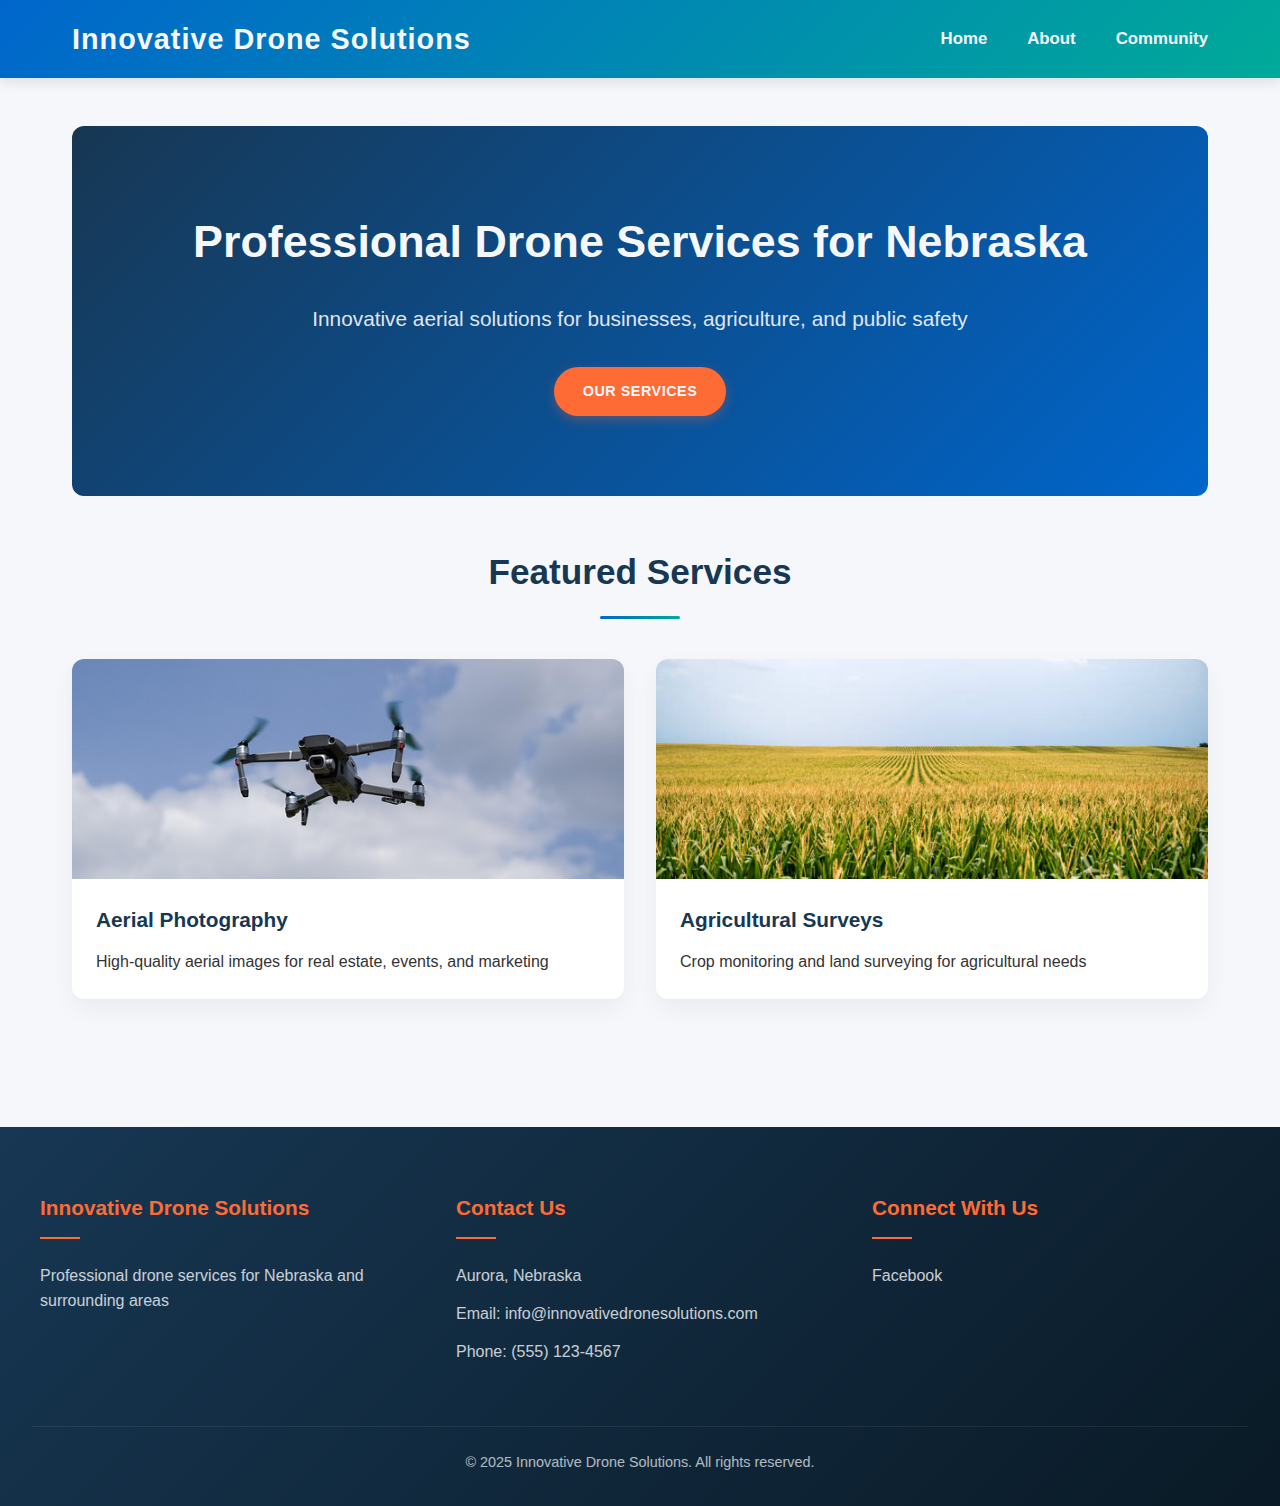
<file: index.html>
<!DOCTYPE html>
<html lang="en">
<head>
    <meta charset="UTF-8">
    <meta name="viewport" content="width=device-width, initial-scale=1.0">
    <title>Innovative Drone Solutions</title>
    <link rel="stylesheet" href="styles.css">
</head>
<body>
    <header>
        <div class="header-container">
            <div class="site-logo">Innovative Drone Solutions</div>
            <nav>
                <ul>
                    <li><a href="index.html">Home</a></li>
                    <li><a href="about.html">About</a></li>
                    <li><a href="community.html">Community</a></li>
                </ul>
            </nav>
        </div>
    </header>
    
    <main>
        <section class="hero">
            <h2>Professional Drone Services for Nebraska</h2>
            <p>Innovative aerial solutions for businesses, agriculture, and public safety</p>
            <a href="#services" class="btn">Our Services</a>
        </section>
        
        <section id="services" class="services">
            <h2 class="section-title">Featured Services</h2>
            <div class="service-gallery">
                <div class="service-item">
                    <img src="images/droneInClouds.jpg" alt="Aerial Photography">
                    <div class="service-content">
                        <h3>Aerial Photography</h3>
                        <p>High-quality aerial images for real estate, events, and marketing</p>
                    </div>
                </div>
                <div class="service-item">
                    <img src="images/cornField.jpg" alt="Agricultural Surveys">
                    <div class="service-content">
                        <h3>Agricultural Surveys</h3>
                        <p>Crop monitoring and land surveying for agricultural needs</p>
                    </div>
                </div>
            </div>
        </section>
    </main>
    
    <footer>
        <div class="footer-content">
            <div class="footer-section">
                <h3>Innovative Drone Solutions</h3>
                <p>Professional drone services for Nebraska and surrounding areas</p>
            </div>
            <div class="footer-section">
                <h3>Contact Us</h3>
                <p>Aurora, Nebraska</p>
                <p>Email: info@innovativedronesolutions.com</p>
                <p>Phone: (555) 123-4567</p>
            </div>
            <div class="footer-section">
                <h3>Connect With Us</h3>
                <p><a href="https://www.facebook.com/share/v/1ADdSUNRDj/">Facebook</a></p>
            </div>
        </div>
        <p class="copyright">&copy; 2025 Innovative Drone Solutions. All rights reserved.</p>
    </footer>
</body>
</html>
</file>
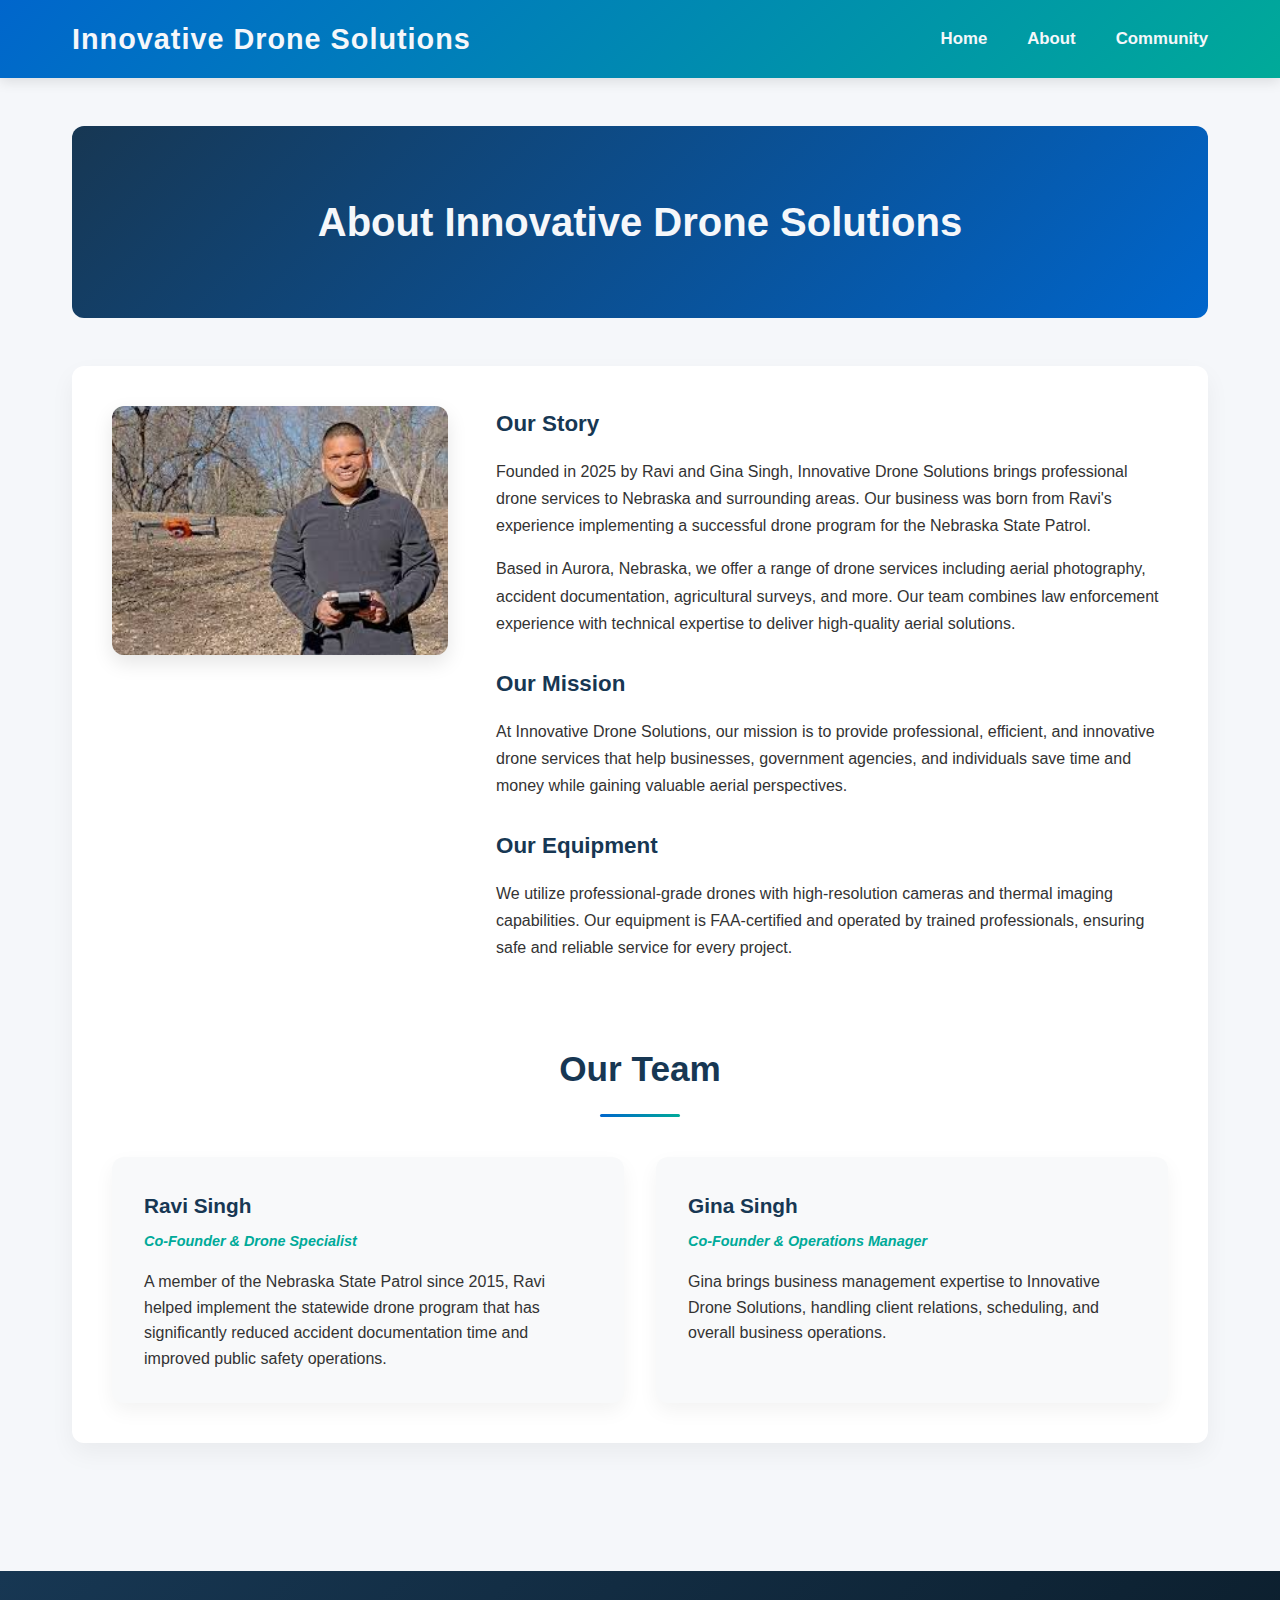
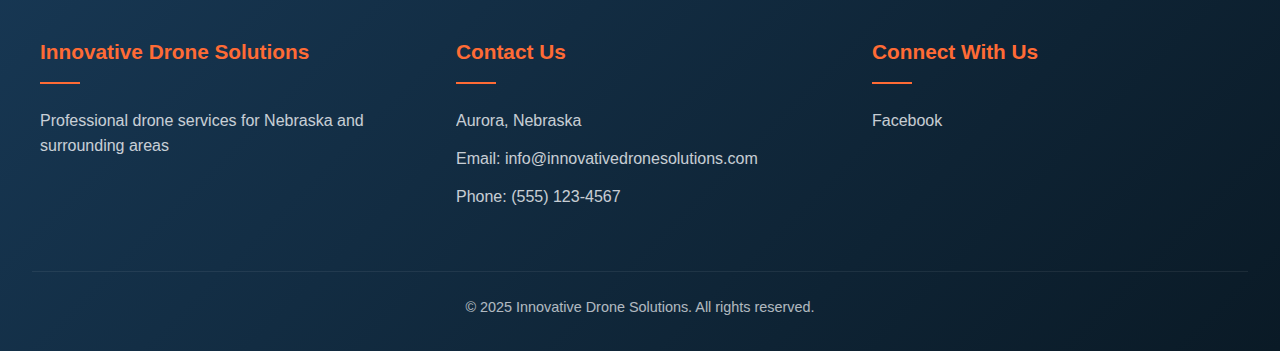
<file: about.html>
<!DOCTYPE html>
<html lang="en">
<head>
    <meta charset="UTF-8">
    <meta name="viewport" content="width=device-width, initial-scale=1.0">
    <title>About Us - Innovative Drone Solutions</title>
    <link rel="stylesheet" href="styles.css">
</head>
<body>
    <header>
        <div class="header-container">
            <div class="site-logo">Innovative Drone Solutions</div>
            <nav>
                <ul>
                    <li><a href="index.html">Home</a></li>
                    <li><a href="about.html">About</a></li>
                    <li><a href="community.html">Community</a></li>
                </ul>
            </nav>
        </div>
    </header>
    
    <main>
        <section class="page-header">
            <h2>About Innovative Drone Solutions</h2>
        </section>
        
        <section class="content-section">
            <div class="about-container">
                <div class="about-image">
                    <img src="images/ANR_Ravi_Drone.jpg" alt="Ravi Singh with drone">
                </div>
                <div class="about-text">
                    <h3>Our Story</h3>
                    <p>Founded in 2025 by Ravi and Gina Singh, Innovative Drone Solutions brings professional drone services to Nebraska and surrounding areas. Our business was born from Ravi's experience implementing a successful drone program for the Nebraska State Patrol.</p>
                    
                    <p>Based in Aurora, Nebraska, we offer a range of drone services including aerial photography, accident documentation, agricultural surveys, and more. Our team combines law enforcement experience with technical expertise to deliver high-quality aerial solutions.</p>
                    
                    <h3>Our Mission</h3>
                    <p>At Innovative Drone Solutions, our mission is to provide professional, efficient, and innovative drone services that help businesses, government agencies, and individuals save time and money while gaining valuable aerial perspectives.</p>
                    
                    <h3>Our Equipment</h3>
                    <p>We utilize professional-grade drones with high-resolution cameras and thermal imaging capabilities. Our equipment is FAA-certified and operated by trained professionals, ensuring safe and reliable service for every project.</p>
                </div>
            </div>
            
            <div class="team-section">
                <h3 class="section-title">Our Team</h3>
                <div class="team-members">
                    <div class="team-member">
                        <h4>Ravi Singh</h4>
                        <p class="role">Co-Founder & Drone Specialist</p>
                        <p>A member of the Nebraska State Patrol since 2015, Ravi helped implement the statewide drone program that has significantly reduced accident documentation time and improved public safety operations.</p>
                    </div>
                    <div class="team-member">
                        <h4>Gina Singh</h4>
                        <p class="role">Co-Founder & Operations Manager</p>
                        <p>Gina brings business management expertise to Innovative Drone Solutions, handling client relations, scheduling, and overall business operations.</p>
                    </div>
                </div>
            </div>
        </section>
    </main>
    
    <footer>
        <div class="footer-content">
            <div class="footer-section">
                <h3>Innovative Drone Solutions</h3>
                <p>Professional drone services for Nebraska and surrounding areas</p>
            </div>
            <div class="footer-section">
                <h3>Contact Us</h3>
                <p>Aurora, Nebraska</p>
                <p>Email: info@innovativedronesolutions.com</p>
                <p>Phone: (555) 123-4567</p>
            </div>
            <div class="footer-section">
                <h3>Connect With Us</h3>
                <p><a href="https://www.facebook.com/share/v/1ADdSUNRDj/">Facebook</a></p>
            </div>
        </div>
        <p class="copyright">&copy; 2025 Innovative Drone Solutions. All rights reserved.</p>
    </footer>
</body>
</html>
</file>
<file: styles.css>
* {
    margin: 0;
    padding: 0;
    box-sizing: border-box;
}

:root {
    --primary: #0066cc;
    --secondary: #00aa99;
    --dark: #173753;
    --light: #f5f7fa;
    --accent: #ff6b35;
    --text: #333333;
    --light-text: #f5f7fa;
}

body {
    font-family: 'Segoe UI', Tahoma, Geneva, Verdana, sans-serif;
    line-height: 1.6;
    color: var(--text);
    background-color: var(--light);
}

/* Header and Navigation */
header {
    background: linear-gradient(135deg, var(--primary), var(--secondary));
    color: var(--light-text);
    padding: 1rem 0;
    box-shadow: 0 4px 12px rgba(0,0,0,0.1);
    position: relative;
}

.header-container {
    max-width: 1200px;
    margin: 0 auto;
    display: flex;
    justify-content: space-between;
    align-items: center;
    padding: 0 2rem;
}

.site-logo {
    font-size: 1.8rem;
    font-weight: 700;
    letter-spacing: 1px;
}

nav ul {
    display: flex;
    list-style: none;
}

nav ul li {
    margin-left: 2.5rem;
    position: relative;
}

nav a {
    color: var(--light-text);
    text-decoration: none;
    font-weight: 600;
    font-size: 1.05rem;
    padding: 0.5rem 0;
    position: relative;
    transition: all 0.3s ease;
}

nav a::after {
    content: '';
    position: absolute;
    bottom: 0;
    left: 0;
    width: 0;
    height: 2px;
    background-color: var(--light-text);
    transition: width 0.3s ease;
}

nav a:hover::after {
    width: 100%;
}

nav a:hover {
    color: var(--light-text);
}

/* Main Content */
main {
    max-width: 1200px;
    margin: 0 auto;
    padding: 3rem 2rem;
}

/* Home Page */
.hero {
    text-align: center;
    padding: 5rem 2rem;
    margin-bottom: 3rem;
    border-radius: 12px;
    background: linear-gradient(135deg, var(--dark), var(--primary));
    color: var(--light-text);
    position: relative;
    overflow: hidden;
}

.hero h2 {
    font-size: 2.8rem;
    margin-bottom: 1.5rem;
    font-weight: 700;
}

.hero p {
    font-size: 1.3rem;
    max-width: 700px;
    margin: 0 auto 2rem;
    opacity: 0.9;
}

.btn {
    display: inline-block;
    background-color: var(--accent);
    color: var(--light-text);
    padding: 0.8rem 1.8rem;
    text-decoration: none;
    border-radius: 50px;
    font-weight: 600;
    letter-spacing: 0.5px;
    text-transform: uppercase;
    font-size: 0.9rem;
    transition: all 0.3s ease;
    border: none;
    cursor: pointer;
    box-shadow: 0 4px 12px rgba(255, 107, 53, 0.3);
}

.btn:hover {
    background-color: #ff8255;
    transform: translateY(-2px);
    box-shadow: 0 6px 15px rgba(255, 107, 53, 0.4);
}

.btn-small {
    padding: 0.5rem 1.2rem;
    font-size: 0.8rem;
}

.section-title {
    font-size: 2.2rem;
    margin-bottom: 2.5rem;
    text-align: center;
    color: var(--dark);
    font-weight: 700;
    position: relative;
}

.section-title::after {
    content: '';
    display: block;
    width: 80px;
    height: 3px;
    background: linear-gradient(90deg, var(--primary), var(--secondary));
    margin: 1rem auto 0;
    border-radius: 2px;
}

.service-gallery {
    display: grid;
    grid-template-columns: repeat(auto-fit, minmax(320px, 1fr));
    gap: 2rem;
    margin-top: 2rem;
}

.service-item {
    background-color: white;
    border-radius: 12px;
    overflow: hidden;
    box-shadow: 0 10px 25px rgba(0,0,0,0.05);
    transition: all 0.3s ease;
}

.service-item:hover {
    transform: translateY(-5px);
    box-shadow: 0 15px 35px rgba(0,0,0,0.1);
}

.service-item img {
    width: 100%;
    height: 220px;
    object-fit: cover;
    display: block;
}

.service-content {
    padding: 1.5rem;
}

.service-item h3 {
    color: var(--dark);
    margin-bottom: 0.8rem;
    font-size: 1.3rem;
}

.placeholder-image {
    background-color: #f0f0f0;
    position: relative;
    height: 220px;
}

.placeholder-image::after {
    content: "Image needs replacement";
    position: absolute;
    top: 50%;
    left: 50%;
    transform: translate(-50%, -50%);
    font-size: 0.9rem;
    color: #333;
    font-weight: bold;
    text-align: center;
    padding: 1rem;
}

/* News Section */
.news {
    margin-top: 5rem;
}

.news-grid {
    display: grid;
    grid-template-columns: repeat(auto-fit, minmax(320px, 1fr));
    gap: 2rem;
}

.news-item {
    background-color: white;
    padding: 0;
    border-radius: 12px;
    overflow: hidden;
    box-shadow: 0 10px 25px rgba(0,0,0,0.05);
    transition: all 0.3s ease;
}

.news-item:hover {
    transform: translateY(-5px);
    box-shadow: 0 15px 35px rgba(0,0,0,0.1);
}

.news-content {
    padding: 1.5rem;
}

.news-meta {
    color: var(--secondary);
    font-size: 0.85rem;
    margin-bottom: 0.8rem;
    font-weight: 600;
}

.news-item h3 {
    font-size: 1.3rem;
    margin-bottom: 1rem;
    color: var(--dark);
    line-height: 1.4;
}

.news-item p {
    margin-bottom: 1.2rem;
}

/* Video Section */
.video-section {
    margin-top: 4rem;
}

.video-container {
    background-color: white;
    padding: 1.5rem;
    border-radius: 12px;
    box-shadow: 0 10px 25px rgba(0,0,0,0.05);
    overflow: hidden;
}

.video-container video {
    width: 100%;
    height: auto;
    display: block;
    margin: 0 auto;
    border-radius: 8px;
    max-height: 600px;
    object-fit: contain;
}

.video-container p {
    margin-top: 1rem;
    text-align: center;
    font-style: italic;
    color: var(--dark);
}

/* About Page */
.page-header {
    background: linear-gradient(135deg, var(--dark), var(--primary));
    color: var(--light-text);
    padding: 4rem 1rem;
    text-align: center;
    margin-bottom: 3rem;
    border-radius: 12px;
}

.page-header h2 {
    font-size: 2.5rem;
    font-weight: 700;
}

.content-section {
    background-color: white;
    padding: 2.5rem;
    border-radius: 12px;
    box-shadow: 0 10px 25px rgba(0,0,0,0.05);
}

.about-container {
    display: grid;
    grid-template-columns: 1fr 2fr;
    gap: 3rem;
    margin-bottom: 4rem;
}

.about-image img {
    width: 100%;
    height: auto;
    border-radius: 12px;
    box-shadow: 0 8px 20px rgba(0,0,0,0.1);
}

.about-text h3 {
    color: var(--dark);
    margin: 1.8rem 0 1rem 0;
    font-size: 1.4rem;
}

.about-text h3:first-child {
    margin-top: 0;
}

.about-text p {
    margin-bottom: 1rem;
    line-height: 1.7;
}

.team-section {
    margin-top: 3rem;
}

.team-members {
    display: grid;
    grid-template-columns: repeat(auto-fit, minmax(300px, 1fr));
    gap: 2rem;
    margin-top: 2rem;
}

.team-member {
    background-color: #f8f9fa;
    border-radius: 12px;
    padding: 2rem;
    box-shadow: 0 8px 20px rgba(0,0,0,0.05);
    transition: all 0.3s ease;
}

.team-member:hover {
    transform: translateY(-5px);
    box-shadow: 0 12px 30px rgba(0,0,0,0.1);
}

.team-member h4 {
    color: var(--dark);
    margin-bottom: 0.5rem;
    font-size: 1.3rem;
}

.role {
    color: var(--secondary);
    font-style: italic;
    margin-bottom: 1rem;
    font-weight: 600;
    font-size: 0.9rem;
}

/* Community Page */
.community-intro {
    margin-bottom: 3rem;
    font-size: 1.1rem;
    line-height: 1.8;
}

.community-initiatives {
    display: grid;
    grid-template-columns: repeat(auto-fit, minmax(300px, 1fr));
    gap: 2rem;
    margin-bottom: 4rem;
}

.initiative {
    background-color: #f8f9fa;
    border-radius: 12px;
    padding: 2rem;
    box-shadow: 0 8px 20px rgba(0,0,0,0.05);
    transition: all 0.3s ease;
}

.initiative:hover {
    transform: translateY(-5px);
    box-shadow: 0 12px 30px rgba(0,0,0,0.1);
}

.initiative h3 {
    color: var(--dark);
    margin-bottom: 1rem;
    font-size: 1.3rem;
}

.initiative ul {
    margin-left: 1.5rem;
    margin-top: 0.8rem;
}

.initiative li {
    margin-bottom: 0.5rem;
}

.testimonials {
    margin-top: 4rem;
    margin-bottom: 4rem;
}

.testimonial {
    background-color: #f8f9fa;
    border-radius: 12px;
    padding: 2rem;
    margin-top: 2rem;
    font-style: italic;
    position: relative;
    box-shadow: 0 8px 20px rgba(0,0,0,0.05);
}

.testimonial::before {
    content: '"';
    font-size: 5rem;
    position: absolute;
    top: -10px;
    left: 10px;
    color: rgba(0, 102, 204, 0.1);
    font-family: Georgia, serif;
}

.author {
    margin-top: 1.5rem;
    text-align: right;
    font-style: normal;
    font-weight: 600;
    color: var(--dark);
}

.get-involved {
    margin-top: 4rem;
    text-align: center;
    padding: 3rem;
    border-radius: 12px;
    background: linear-gradient(135deg, var(--primary), var(--secondary));
    color: var(--light-text);
    box-shadow: 0 10px 25px rgba(0, 102, 204, 0.2);
}

.get-involved h3 {
    font-size: 1.8rem;
    margin-bottom: 1rem;
}

.get-involved p {
    max-width: 700px;
    margin: 0 auto 1.5rem;
    opacity: 0.9;
}

/* Footer */
footer {
    background: linear-gradient(135deg, var(--dark), #0a1a26);
    color: var(--light-text);
    padding: 4rem 2rem 2rem;
    margin-top: 5rem;
}

.footer-content {
    display: grid;
    grid-template-columns: repeat(auto-fit, minmax(250px, 1fr));
    max-width: 1200px;
    margin: 0 auto;
    gap: 3rem;
}

.footer-section h3 {
    margin-bottom: 1.5rem;
    color: var(--accent);
    font-size: 1.3rem;
    position: relative;
}

.footer-section h3::after {
    content: '';
    display: block;
    width: 40px;
    height: 2px;
    background-color: var(--accent);
    margin-top: 0.8rem;
}

.footer-section p {
    margin-bottom: 0.8rem;
    opacity: 0.8;
}

.footer-section a {
    color: var(--light-text);
    text-decoration: none;
    transition: color 0.3s ease;
}

.footer-section a:hover {
    color: var(--accent);
}

.copyright {
    text-align: center;
    margin-top: 3rem;
    padding-top: 1.5rem;
    border-top: 1px solid rgba(255, 255, 255, 0.1);
    opacity: 0.7;
    font-size: 0.9rem;
}

/* Responsive Design */
@media (max-width: 768px) {
    .header-container {
        flex-direction: column;
        padding: 1rem;
    }
    
    .site-logo {
        margin-bottom: 1rem;
    }
    
    nav ul {
        justify-content: center;
        flex-wrap: wrap;
    }
    
    nav ul li {
        margin: 0.5rem 1rem;
    }
    
    .hero {
        padding: 4rem 1rem;
    }
    
    .hero h2 {
        font-size: 2.2rem;
    }
    
    .hero p {
        font-size: 1.1rem;
    }
    
    .about-container {
        grid-template-columns: 1fr;
    }
    
    .about-image {
        margin-bottom: 1.5rem;
    }
    
    .section-title {
        font-size: 1.8rem;
    }
}
</file>
